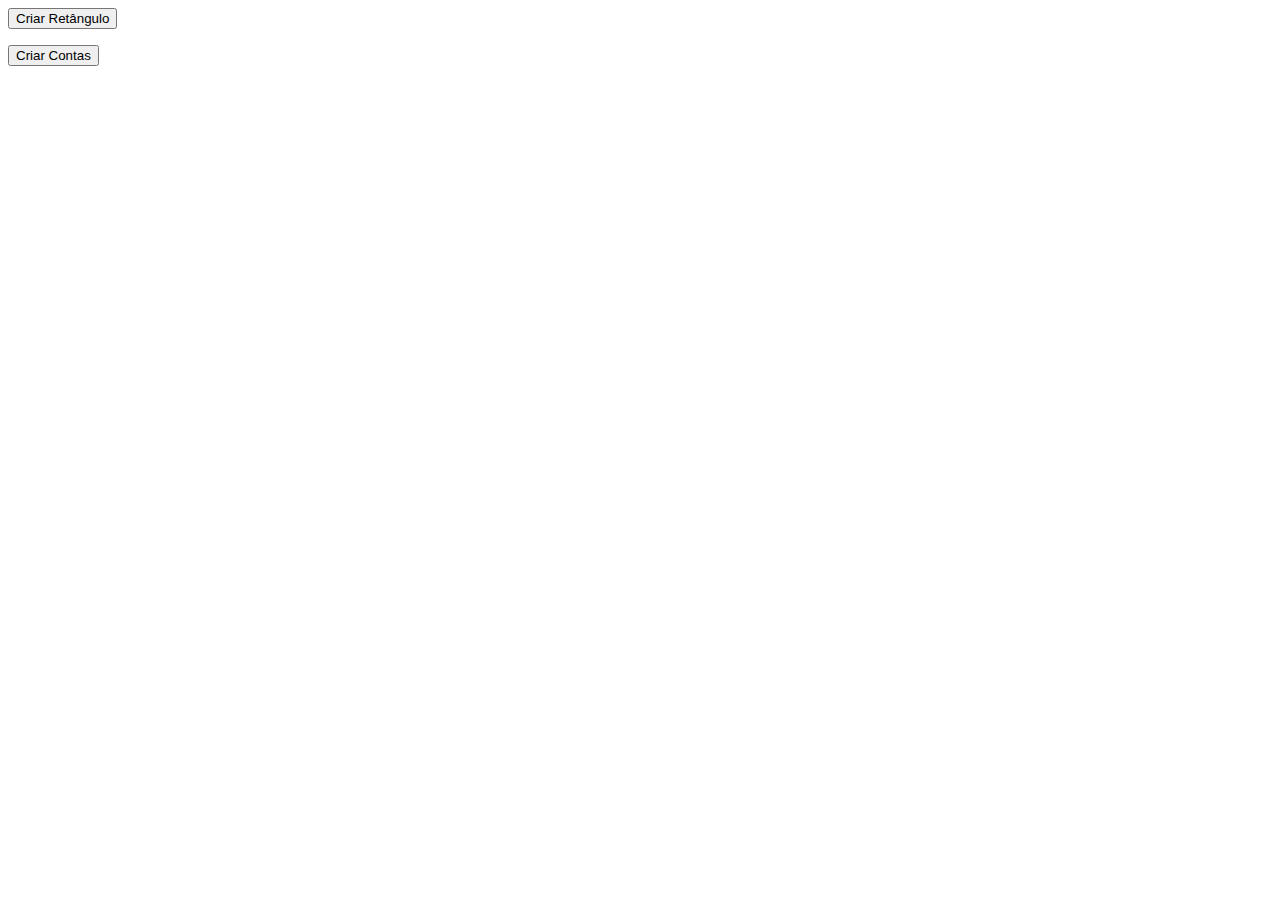
<file: Atividade 12/index.html>
<!DOCTYPE html>
<html lang="pt-BR">
<head>
  <meta charset="UTF-8">
  <title>Atividade 12 - Objetos em JavaScript</title>
</head>
<body>
  <button onclick="criarRetangulo()">Criar Retângulo</button>
  <p id="resultadoRetangulo"></p>

  <button onclick="criarContas()">Criar Contas</button>
  <p id="resultadoConta"></p>

  <script>

    function Retangulo(base, altura) {
      this.base = base;
      this.altura = altura;
      this.calcularArea = function() {
        return this.base * this.altura;
      };
    }

    function criarRetangulo() {
      const base = parseFloat(prompt("Digite a base do retângulo:"));
      const altura = parseFloat(prompt("Digite a altura do retângulo:"));
      const ret = new Retangulo(base, altura);
      document.getElementById("resultadoRetangulo").innerHTML =
        `A área do retângulo é:${ret.calcularArea()}`;
    }

    class Conta {
      constructor(nome, banco, numeroConta, saldo) {
        this._nome = nome;
        this._banco = banco;
        this._numeroConta = numeroConta;
        this._saldo = saldo;
      }
      get nome() { return this._nome; }
      set nome(valor) { this._nome = valor; }

      get banco() { return this._banco; }
      set banco(valor) { this._banco = valor; }

      get numeroConta() { return this._numeroConta; }
      set numeroConta(valor) { this._numeroConta = valor; }

      get saldo() { return this._saldo; }
      set saldo(valor) { this._saldo = valor; }
    }

    class Corrente extends Conta {
      constructor(nome, banco, numeroConta, saldo, saldoEspecial) {
        super(nome, banco, numeroConta, saldo);
        this._saldoEspecial = saldoEspecial;
      }

      get saldoEspecial() { return this._saldoEspecial; }
      set saldoEspecial(valor) { this._saldoEspecial = valor; }
    }

    class Poupanca extends Conta {
      constructor(nome, banco, numeroConta, saldo, juros, dataVencimento) {
        super(nome, banco, numeroConta, saldo);
        this._juros = juros;
        this._dataVencimento = dataVencimento;
      }

      get juros() { return this._juros; }
      set juros(valor) { this._juros = valor; }

      get dataVencimento() { return this._dataVencimento; }
      set dataVencimento(valor) { this._dataVencimento = valor; }
    }

    function criarContas() {

      const nomeC = prompt("Nome do correntista (Conta Corrente):");
      const bancoC = prompt("Banco:");
      const numeroC = prompt("Número da conta:");
      const saldoC = parseFloat(prompt("Saldo atual:"));
      const saldoEsp = parseFloat(prompt("Saldo especial:"));
      const contaCorrente = new Corrente(nomeC, bancoC, numeroC, saldoC, saldoEsp);

      const nomeP = prompt("Nome do correntista (Conta Poupança):");
      const bancoP = prompt("Banco:");
      const numeroP = prompt("Número da conta:");
      const saldoP = parseFloat(prompt("Saldo atual:"));
      const juros = parseFloat(prompt("Taxa de juros:"));
      const dataVenc = prompt("Data de vencimento:");
      const contaPoupanca = new Poupanca(nomeP, bancoP, numeroP, saldoP, juros, dataVenc);

      document.getElementById("resultadoConta").innerHTML = `
        <h3>Conta Corrente:</h3>
        Nome: ${contaCorrente.nome}<br>
        Banco: ${contaCorrente.banco}<br>
        Nº Conta: ${contaCorrente.numeroConta}<br>
        Saldo: R$${contaCorrente.saldo.toFixed(2)}<br>
        Saldo Especial: R$${contaCorrente.saldoEspecial.toFixed(2)}<br><br>

        <h3>Conta Poupança:</h3>
        Nome: ${contaPoupanca.nome}<br>
        Banco: ${contaPoupanca.banco}<br>
        Nº Conta: ${contaPoupanca.numeroConta}<br>
        Saldo: R$${contaPoupanca.saldo.toFixed(2)}<br>
        Juros: ${contaPoupanca.juros}%<br>
        Data de Vencimento: ${contaPoupanca.dataVencimento}
      `;
    }
  </script>
</body>
</html>
</file>
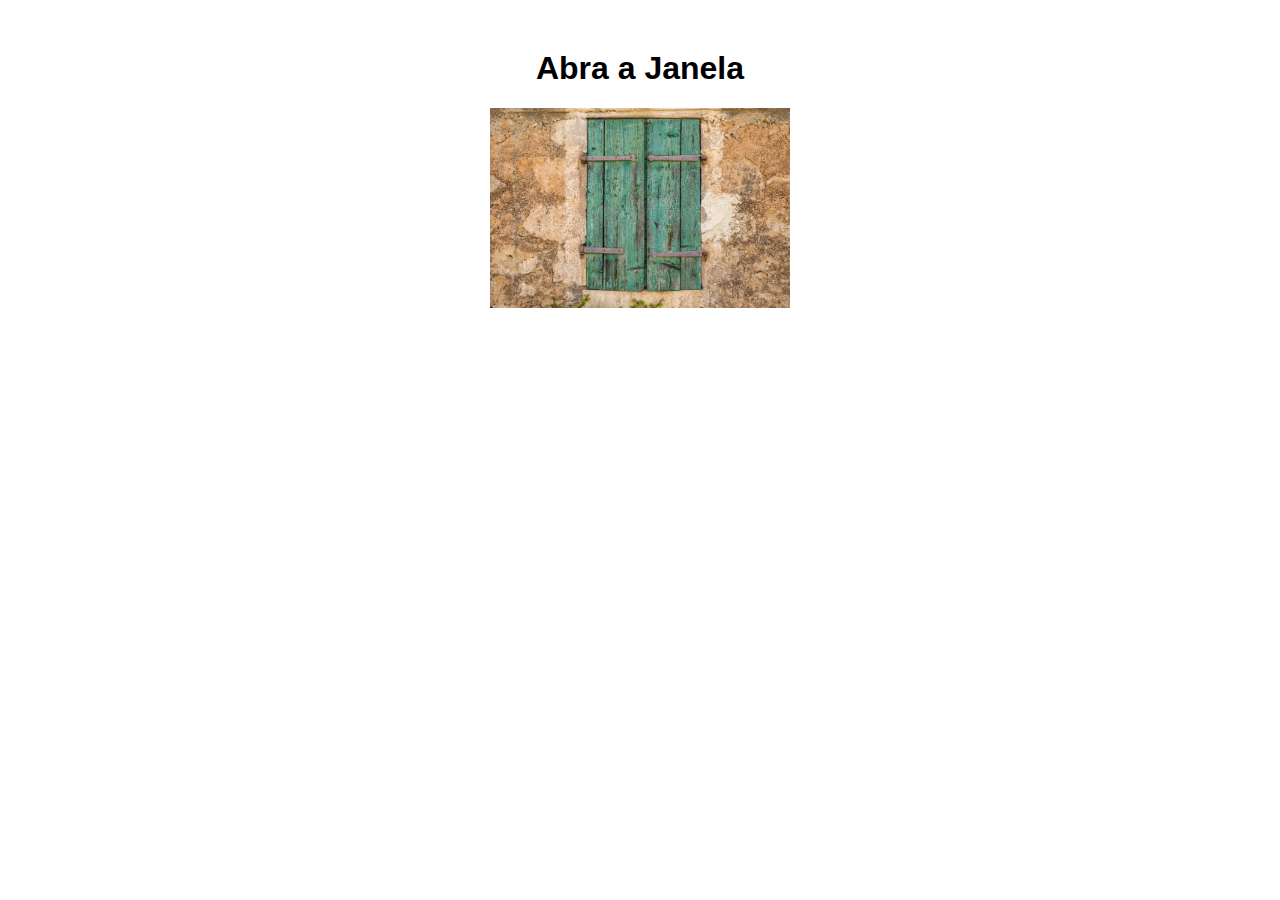
<file: Atividade 13/index.html>
<!DOCTYPE html>
<html lang="pt-BR">
<head>
  <meta charset="UTF-8">
  <title>Atividade 13</title>
  <style>
    body {
      text-align: center;
      font-family: Arial, sans-serif;
      margin-top: 50px;
    }
    img {
      width: 300px;
      height: auto;
      cursor: pointer;
    }
    img:hover {
      transform: scale(1.05);
    }
  </style>
</head>
<body>

  <h1 id="titulo">Abra a Janela</h1>
  <img id="janela" src="images/janela-fechada.jpg" alt="Janela Fechada">

  <script>
    const imgJanela = document.getElementById("janela");
    const titulo = document.getElementById("titulo");
    const imgFechada = "images/janela-fechada.jpg";
    const imgAberta = "images/janela-aberta.jpg";
    const imgQuebrada = "images/janela-quebrada.jpg";

    imgJanela.addEventListener("mouseover", () => {
      imgJanela.src = imgAberta;
      titulo.textContent = "Janela Aberta";
    });

    imgJanela.addEventListener("mouseout", () => {
      imgJanela.src = imgFechada;
      titulo.textContent = "Janela Fechada";
    });

    imgJanela.addEventListener("click", () => {
      imgJanela.src = imgQuebrada;
      titulo.textContent = "Janela Quebrada";
    });
  </script>

</body>
</html>
</file>
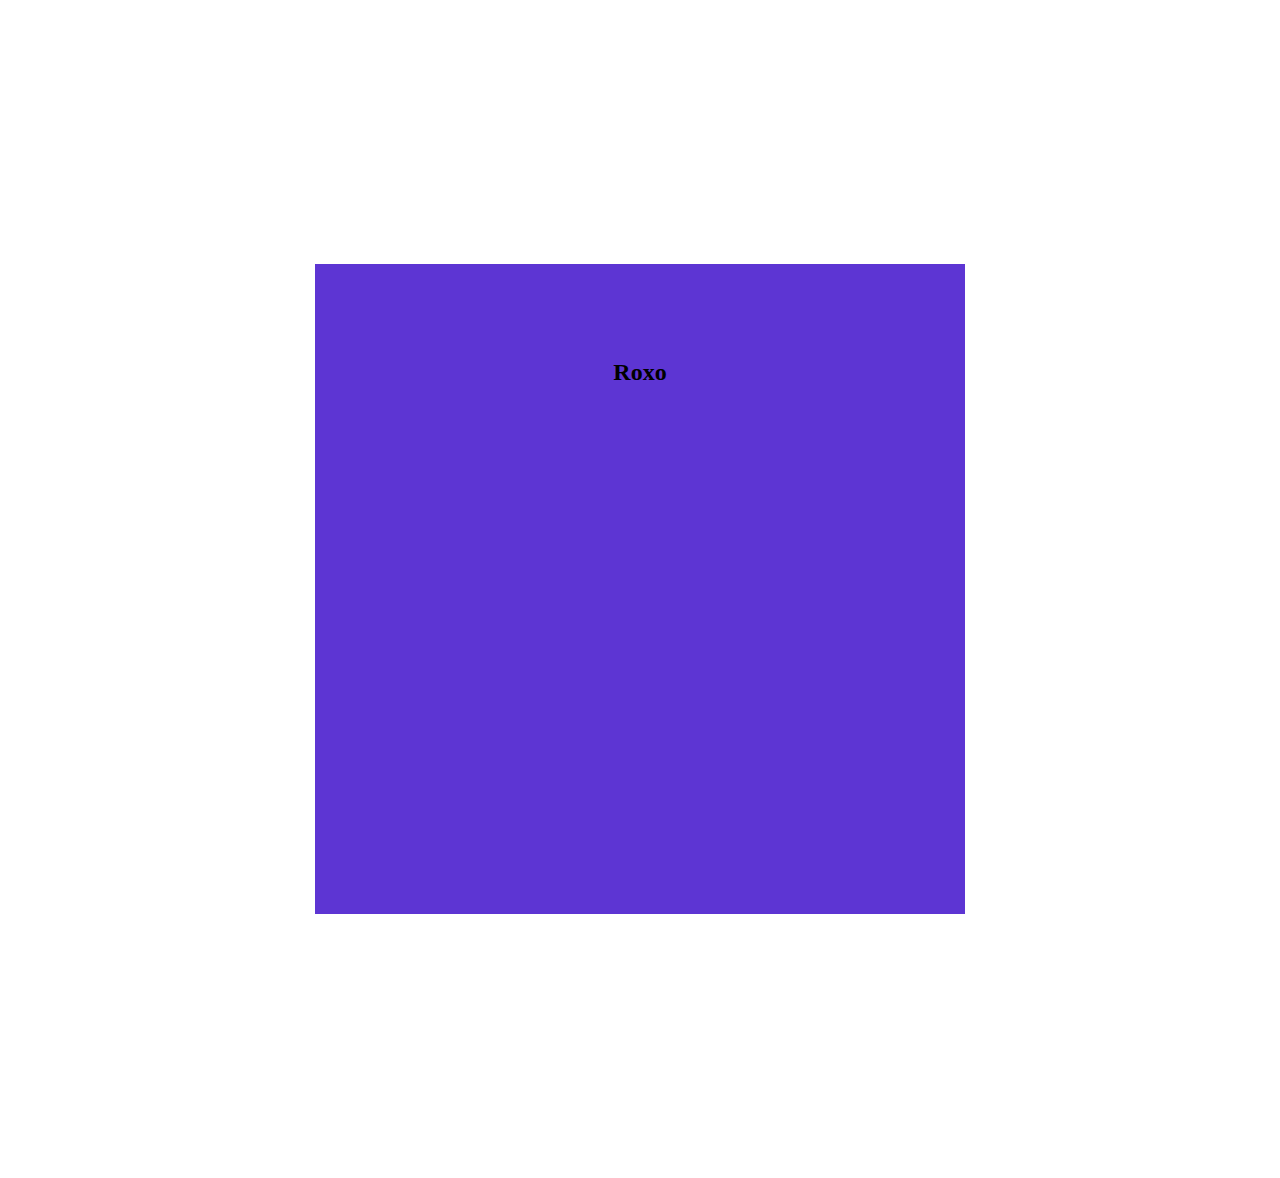
<file: Atividade 5/index.html>
<!DOCTYPE html>
<html lang="pt-br">
<head>
    <meta charset="UTF-8">
    <meta name="viewport" content="width=device-width, initial-scale=1.0">
    <title>Atividade 5</title>
    <link rel="stylesheet" href="./styles/style.css">
</head>
<body>
    <div class="MainDiv">
        <h2></h2>
    </div>
    
</body>
</html>
</file>
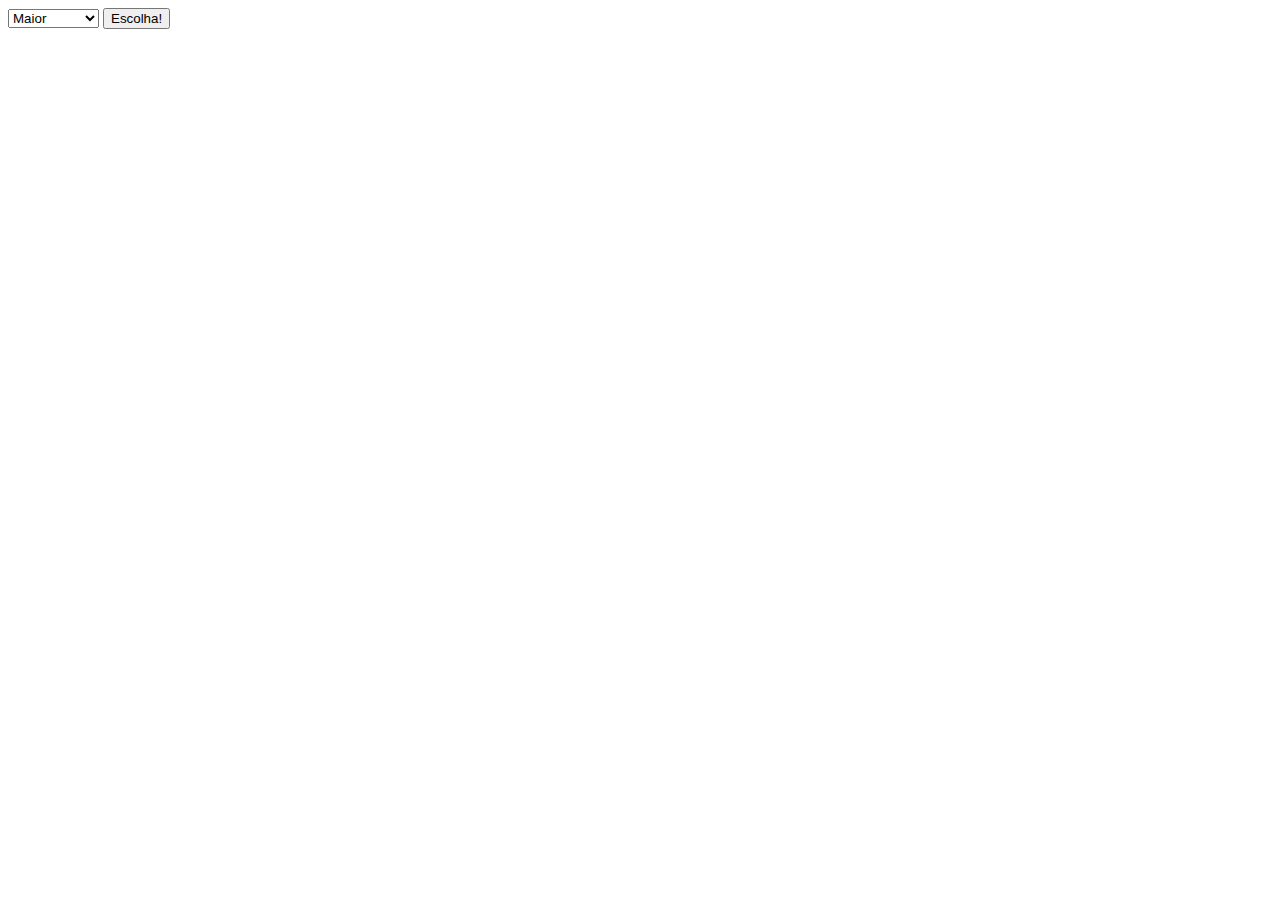
<file: Atividade 9/index.html>
<!DOCTYPE html>
<html lang="pt-BR">
<head>
    <meta charset="UTF-8">
    <meta name="viewport" content="width=device-width, initial-scale=1.0">
    <title>Quatro Funções</title>
</head>
<body>
    <select id="opcao">
        <option>Maior</option>
        <option>Crescente</option>
        <option>Palíndromo</option>
        <option>Triângulo</option>
    </select>
 
    <button onclick="escolha()">Escolha!</button>
 
</body>
    <script src ="Funcoes.js"></script>
</html>
</file>
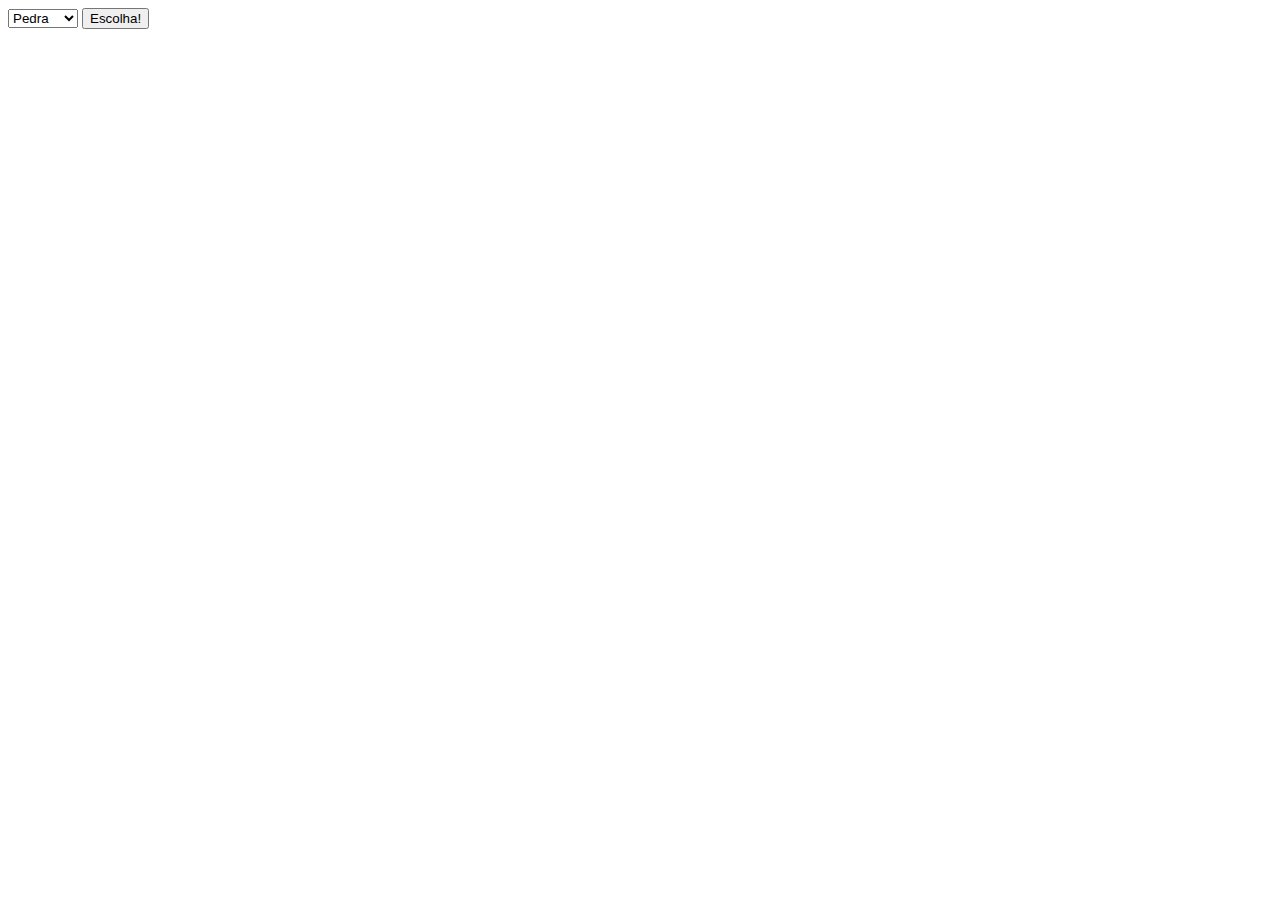
<file: Atividade7/index.html>
<!DOCTYPE html>
<html lang="pt-BR">
<head>
    <meta charset="UTF-8">
    <meta name="viewport" content="width=device-width, initial-scale=1.0">
    <title>Jokenpo</title>

</head>
<body>
    <select id="opcao">
        <option>Pedra</option>
        <option>Papel</option>
        <option>Tesoura</option>
    </select>

    <button onclick="escolha()">Escolha!</button>

</body>
    <script src ="Joken.js"></script>
</html>
</file>
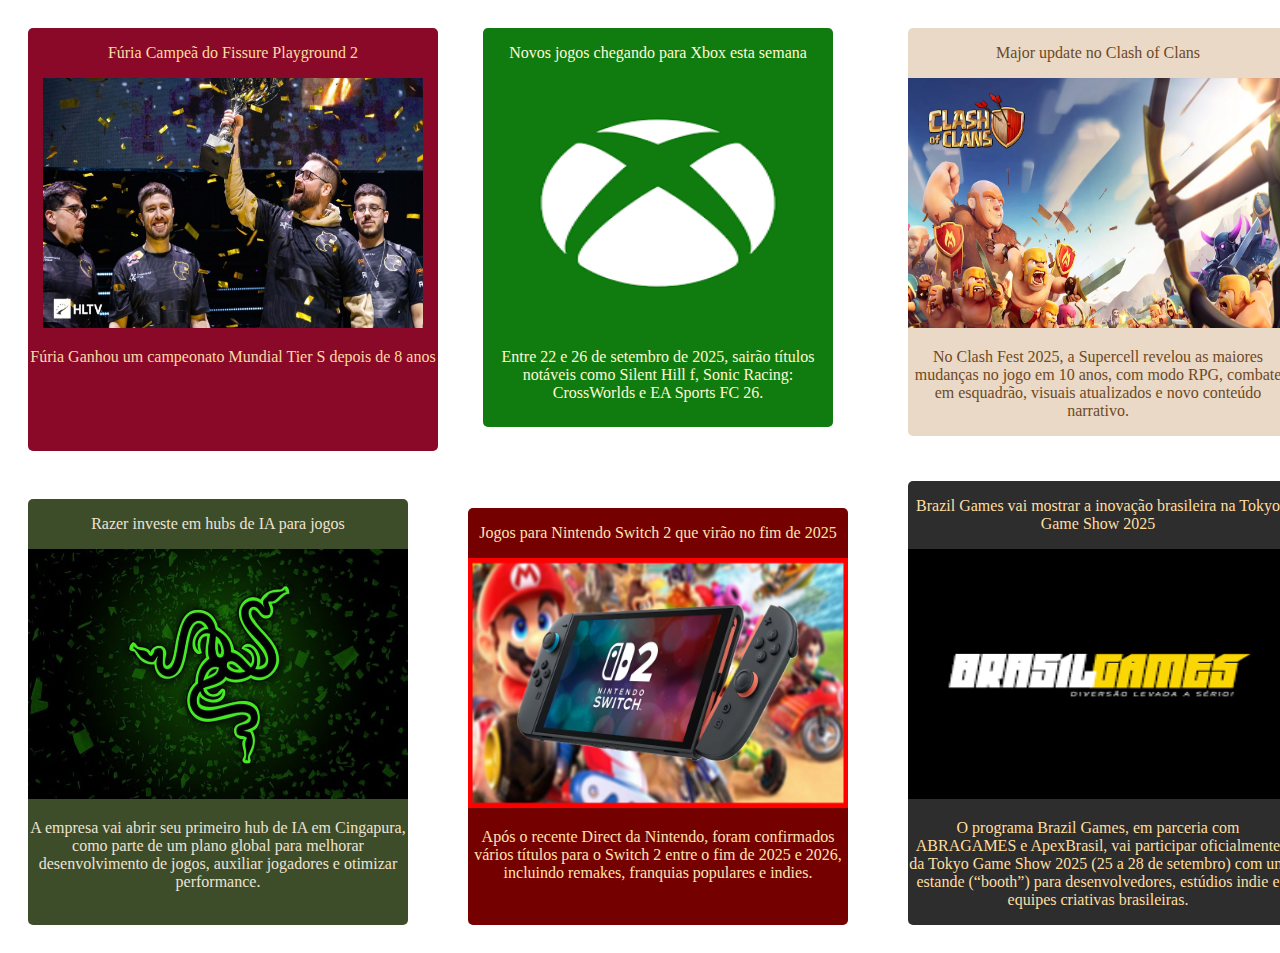
<file: Atividade 4/Atividade 4/index.html>
<!DOCTYPE html>
<html lang="pt-br">
<head>
    <meta charset="UTF-8">
    <meta name="viewport" content="width=device-width, initial-scale=1.0">
    <title>Notícias Games</title>
    <link rel="stylesheet" href = "styles/style.css">
</head>
<body>
    <div class="container-box">
            <div class="box a">
                <p>Fúria Campeã do Fissure Playground 2</p>
                <img src ="images/furia.jpg " alt = "imagem da Furia Ganhando" width="380px" height="250px">
                <p>Fúria Ganhou um campeonato Mundial Tier S depois de 8 anos</p>
            </div>
        

        <div class="container-box">
            <div class="box b">
                <p>Novos jogos chegando para Xbox esta semana</p>
                <img src ="images/console.jpg" alt = "imagem do xbox" width="350px" height="250px">
                <p>Entre 22 e 26 de setembro de 2025, sairão títulos notáveis como Silent Hill f, Sonic Racing: CrossWorlds e EA Sports FC 26.</p>
            </div>
        </div>

        <div class="container-box">
            <div class="box c">
                <p>Major update no Clash of Clans</p>
                <img src ="images/clash.jpg " alt = "imagem do clash of clans" width="380px" height="250px">
                <p>No Clash Fest 2025, a Supercell revelou as maiores mudanças no jogo em 10 anos, com modo RPG, combate em esquadrão, visuais atualizados e novo conteúdo narrativo.</p>
            </div>
        </div>

        <div class="container-box">
            <div class="box d">
                <p>Razer investe em hubs de IA para jogos</p>
                <img src ="images/razer.jpg " alt = "imagem da razer" width="380px" height="250px">
                <p>A empresa vai abrir seu primeiro hub de IA em Cingapura, como parte de um plano global para melhorar desenvolvimento de jogos, auxiliar jogadores e otimizar performance.</p>
            </div>
        </div>

        <div class="container-box">
            <div class="box e">
                <p>Jogos para Nintendo Switch 2 que virão no fim de 2025</p>
                <img src ="images/nintendo.jpg " alt = "imagem da nintendo" width="380px" height="250px">
                <p>Após o recente Direct da Nintendo, foram confirmados vários títulos para o Switch 2 entre o fim de 2025 e 2026, incluindo remakes, franquias populares e indies.</p>
            </div>
        </div>
        <div class="container-box">
            <div class="box f">
                <p>Brazil Games vai mostrar a inovação brasileira na Tokyo Game Show 2025</p>
                <img src ="images/brasil.jpg " alt = "imagem da brasil games" width="380px" height="250px">
                <p>O programa Brazil Games, em parceria com ABRAGAMES e ApexBrasil, vai participar oficialmente da Tokyo Game Show 2025 (25 a 28 de setembro) com um estande (“booth”) para desenvolvedores, estúdios indie e equipes criativas brasileiras.</p>
            </div>
        </div>
    </div>
</body>
</html>
</file>
<file: Atividade 5/styles/style.css>
body{
    display:flex;
    flex-direction: column;
    align-items: center;
    padding:20%;
}

.MainDiv{
    display: flex;
    flex-direction: column;
    align-items: center;
    padding: 10%;
    background-color: #000000;
    width: 500px;
    height:  500px;
}


@media only screen and (max-width: 420px){
    .MainDiv{
        background-color: #808080;}
    h2::before{
        content: "Cinza";}
}

@media only screen and (min-width: 421px) and (max-width: 768px) {
    .MainDiv{
        background-color: #FE8C33;}
    h2::before{
        content: "Laranja";}
}

@media only screen and (min-width: 769px) and (max-width: 1024px) {
    .MainDiv{
        background-color: #FE00FD;}
    h2::before{
        content: "Rosa";}
}

@media only screen and (min-width: 1025px) and (max-width:1080px) {
    .MainDiv{
        background-color: #E55A62;}
    h2::before{
        content:"Vermelho";}
}

@media only screen and (min-width:1081px) and (max-width:1366px) {
    .MainDiv{
        background-color: #5D35D3;}
    h2::before{
        content:"Roxo";}

}

@media only screen and (min-width: 1367px) and (max-width:1920px) {
    .MainDiv{
        background-color: #F2B233;}
    h2::before{
        content:"Amarelo";}   
}

@media only screen and (min-width:1921px){
    .MainDiv{
        background-color: #02B756;}
    h2::before{
        content:"Verde";}
}
</file>
<file: Atividade 4/Atividade 4/styles/style.css>
body{
    padding: 20px;
}
.container-box{

    display: grid;
    grid-gap: 15px;
    grid-template-columns: repeat(3, 1fr); 
    grid-template-rows: auto auto; 
    grid-template-areas: 
    'a b c'
    'd e f';
}


.box {
    background-color:antiquewhite;
    border-radius: 5px;
    align-items: center;
    
}

.a {
    grid-area: a;
    text-align: center;
    background-color: #8a0929 ;
    color: #fedba3;
}

.b {
    grid-area: b;
    text-align: center;
    background-color: #107C10 ;
    color: #fffad4;
}

.c{
    grid-area: c;
    text-align: center;
    background-color: #ead9c7;
    color: #6d4924;
}

.d{
    grid-area: d;
    text-align: center;
    background-color: #3d4d2a ;
    color: #efe3d4;
}

.e{
    grid-area: e;
    text-align: center;
    background-color: #750000 ;
    color: #ffe4b0;
}

.f{
    grid-area: f;
    text-align: center;
    background-color: #2d2d2d ;
    color: #ffdfa1;
}
</file>
